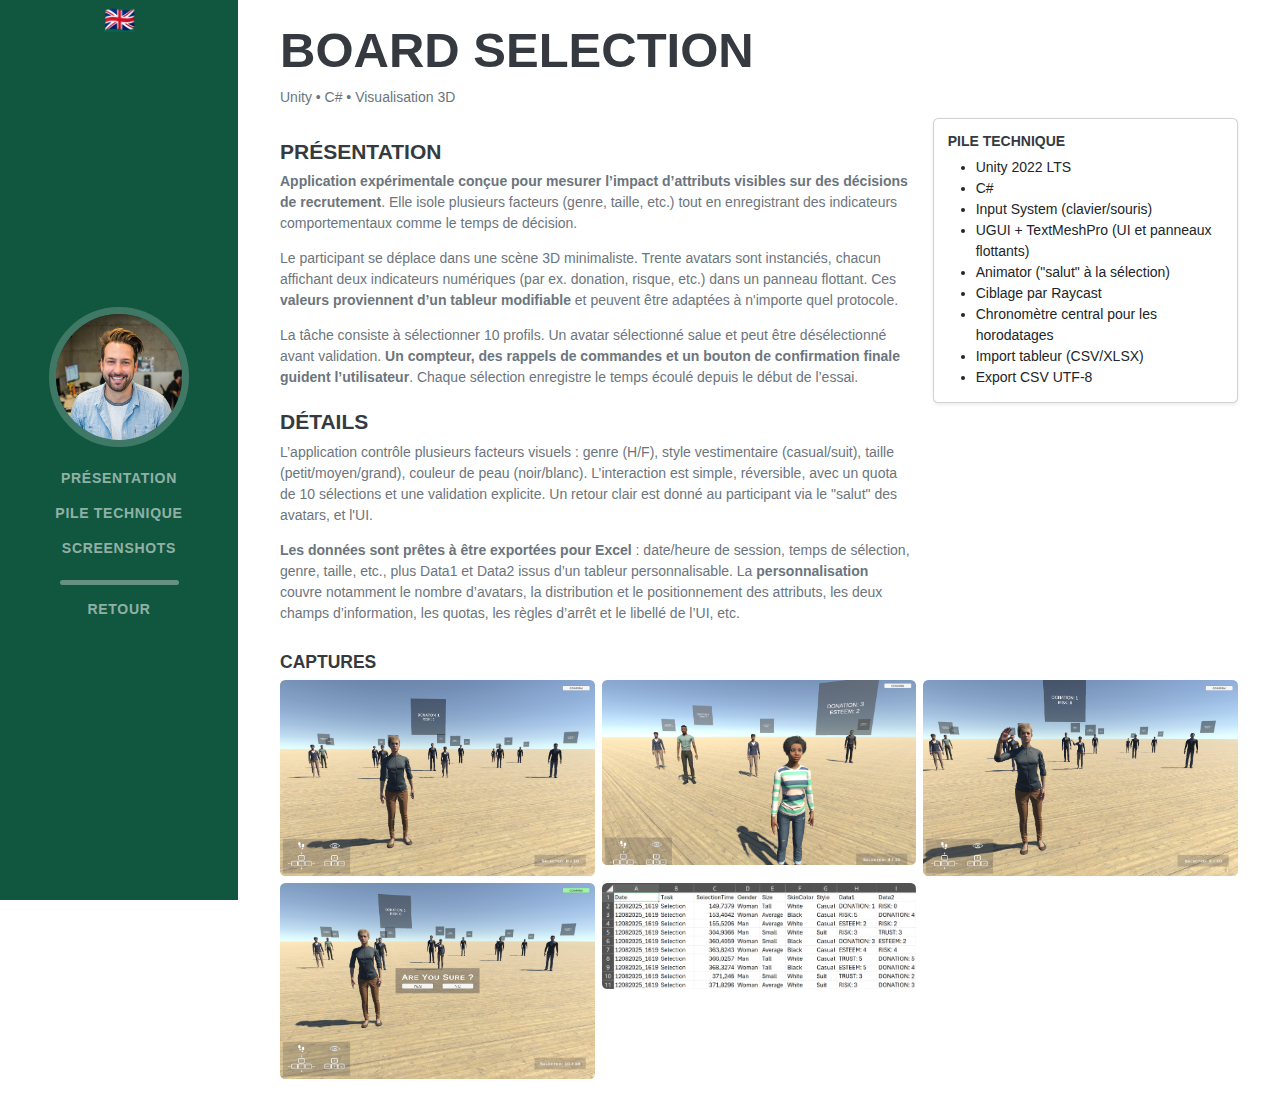
<file: fr/projects/board_selection/index.html>
<!doctype html>
<html lang="fr">


<head>
<meta charset="utf-8"><meta name="viewport" content="width=device-width,initial-scale=1">
<title>Board Selection — projet Unity/AR</title>
<meta name="description" content="Board Selection : visualisations pour la sélection de membres de conseil. Présentation, pile technique, captures.">
<link rel="canonical" href="https://ivanajdu.github.io/fr/projects/board_selection/">
<link rel="alternate" hreflang="en" href="https://ivanajdu.github.io/projects/board_selection/">
<link rel="alternate" hreflang="fr-FR" href="https://ivanajdu.github.io/fr/projects/board_selection/">
<link rel="alternate" hreflang="x-default" href="https://ivanajdu.github.io/projects/board_selection/">
<link rel="icon" href="/favicon.ico">
<link href="https://cdn.jsdelivr.net/npm/bootstrap@5.3.3/dist/css/bootstrap.min.css" rel="stylesheet">
<link href="/css/styles.css" rel="stylesheet">

<meta property="og:type" content="website">
<meta property="og:title" content="Board Selection — projet Unity">
<meta property="og:description" content="Application expérimentale mesurant l'impact d'attributs visibles sur des décisions de recrutement simulées.">
<meta property="og:url" content="https://ivanajdu.github.io/fr/projects/board_selection/">
<meta property="og:image" content="https://ivanajdu.github.io/assets/img/projects/board_selection/1.png">
<meta name="twitter:card" content="summary_large_image">
<meta property="og:locale" content="fr_FR">
<meta property="og:site_name" content="Ivan Ajdukovic">

<script type="application/ld+json">
{
  "@context":"https://schema.org",
  "@graph":[
    {
      "@type":"SoftwareApplication",
      "name":"Board Selection",
      "url":"https://ivanajdu.github.io/fr/projects/board_selection/",
      "inLanguage":"fr",
      "applicationCategory":"EducationalApplication",
      "operatingSystem":"Any",
      "author":{"@type":"Person","name":"Ivan Ajdukovic","url":"https://ivanajdu.github.io/"},
      "image":"https://ivanajdu.github.io/assets/img/projects/board_selection/1.png",
      "description":"Application expérimentale mesurant l'impact d'attributs visibles sur des décisions de recrutement simulées."
    },
    {
      "@type":"BreadcrumbList",
      "itemListElement":[
        {"@type":"ListItem","position":1,"name":"Portfolio","item":"https://ivanajdu.github.io/fr/#portfolio"},
        {"@type":"ListItem","position":2,"name":"Board Selection","item":"https://ivanajdu.github.io/fr/projects/board_selection/"}
      ]
    }
  ]
}
</script>
</head>



<body id="page-top" class="project-page">
<nav class="navbar navbar-expand-lg navbar-dark bg-primary fixed-top" id="sideNav">
  <div class="lang-switch"><a href="/projects/board_selection/" lang="en" title="English">🇬🇧</a></div>
  <div class="navbar-brand">
    <span class="d-none d-lg-block"><img class="img-fluid img-profile rounded-circle mx-auto mb-2" src="/assets/img/profile.jpg" alt=""></span>
    <span class="d-block d-lg-none">Ivan Ajdukovic</span>
  </div>
  <button class="navbar-toggler" type="button" data-bs-toggle="collapse" data-bs-target="#navbarResponsive"><span class="navbar-toggler-icon"></span></button>
  <div class="collapse navbar-collapse" id="navbarResponsive">
    <ul class="navbar-nav">
      <li class="nav-item"><a class="nav-link js-scroll-trigger" href="#overview">Présentation</a></li>
      <li class="nav-item"><a class="nav-link js-scroll-trigger" href="#tech">Pile technique</a></li>
      <li class="nav-item"><a class="nav-link js-scroll-trigger" href="#screens">Screenshots</a></li>
      <li class="nav-item nav-sep"><a class="nav-link" href="/fr/#portfolio">RETOUR</a></li>
    </ul>
  </div>
</nav>

<div class="container-fluid p-0">
  <section class="resume-section" id="overview">
    <div class="resume-section-content">
      <h2 class="mb-2">Board Selection</h2>
      <p class="text-muted section-lead">Unity • C# • Visualisation 3D</p>
      <div class="row g-4 align-items-start">
        <div class="col-12 col-lg-8">
          <br>
          <h4 class="mb-2">Présentation</h4>
          <p>
            <strong>Application expérimentale conçue pour mesurer l’impact d’attributs visibles sur des décisions de recrutement</strong>.
            Elle isole plusieurs facteurs (genre, taille, etc.) tout en enregistrant des indicateurs comportementaux comme le temps de décision.
          </p>
          <p>
            Le participant se déplace dans une scène 3D minimaliste.
            Trente avatars sont instanciés, chacun affichant deux indicateurs numériques (par ex. donation, risque, etc.) dans un panneau flottant.
            Ces <strong>valeurs proviennent d’un tableur modifiable</strong> et peuvent être adaptées à n'importe quel protocole.
          </p>
          <p>
            La tâche consiste à sélectionner 10 profils. Un avatar sélectionné salue et peut être désélectionné avant validation.
            <strong>Un compteur, des rappels de commandes et un bouton de confirmation finale guident l’utilisateur</strong>.
            Chaque sélection enregistre le temps écoulé depuis le début de l’essai.
          </p>

          <h4 id="details" class="mt-4 mb-2">Détails</h4>
          <p>
            L’application contrôle plusieurs facteurs visuels : genre (H/F), style vestimentaire (casual/suit), taille (petit/moyen/grand), couleur de peau (noir/blanc).
            L’interaction est simple, réversible, avec un quota de 10 sélections et une validation explicite. Un retour clair est donné au participant via le "salut" des avatars, et l'UI.
          </p>
          <p>
            <strong>Les données sont prêtes à être exportées pour Excel</strong> : date/heure de session, temps de sélection, genre, taille, etc., plus Data1 et Data2 issus d’un tableur personnalisable.
            La <strong>personnalisation</strong> couvre notamment le nombre d’avatars, la distribution et le positionnement des attributs, les deux champs d’information, les quotas, les règles d’arrêt et le libellé de l’UI, etc.
          </p>
        </div>

        <aside class="col-12 col-lg-4">
          <div id="tech" class="card shadow-sm">
            <div class="card-body py-3">
              <h3 class="h6 mb-2">Pile technique</h3>
              <ul class="mb-0">
                <li>Unity 2022 LTS</li>
                <li>C#</li>
                <li>Input System (clavier/souris)</li>
                <li>UGUI + TextMeshPro (UI et panneaux flottants)</li>
                <li>Animator ("salut" à la sélection)</li>
                <li>Ciblage par Raycast</li>
                <li>Chronomètre central pour les horodatages</li>
                <li>Import tableur (CSV/XLSX)</li>
                <li>Export CSV UTF-8</li>
              </ul>
            </div>
          </div>
        </aside>
      </div>

      <h2 class="h5 screens-heading">Captures</h2>
      <div class="row g-2 gallery-grid" id="screens">
        <div class="col-6 col-md-4">
          <img class="img-fluid rounded gallery-thumb"
               src="/assets/img/projects/board_selection/1.png"
               alt="Capture 1" loading="lazy" width="1200" height="675"
               data-gallery-index="0">
        </div>
        <div class="col-6 col-md-4">
          <img class="img-fluid rounded gallery-thumb"
               src="/assets/img/projects/board_selection/2.png"
               alt="Capture 2" loading="lazy" width="1200" height="675"
               data-gallery-index="1">
        </div>
        <div class="col-6 col-md-4">
          <img class="img-fluid rounded gallery-thumb"
               src="/assets/img/projects/board_selection/3.png"
               alt="Capture 3" loading="lazy" width="1200" height="675"
               data-gallery-index="2">
        </div>
        <div class="col-6 col-md-4">
          <img class="img-fluid rounded gallery-thumb"
               src="/assets/img/projects/board_selection/4.png"
               alt="Capture 4" loading="lazy" width="1200" height="675"
               data-gallery-index="3">
        </div>
        <div class="col-6 col-md-4">
          <img class="img-fluid rounded gallery-thumb"
               src="/assets/img/projects/board_selection/5.png"
               alt="Capture 5" loading="lazy" width="1200" height="675"
               data-gallery-index="4">
        </div>
      </div>
    </div>
  </section>
</div>

<div class="modal fade" id="galleryModal" tabindex="-1" aria-hidden="true">
  <div class="modal-dialog modal-dialog-centered modal-xl">
    <div class="modal-content bg-dark">
      <div id="galleryCarousel" class="carousel slide" data-bs-interval="false">
        <div class="carousel-inner">
          <div class="carousel-item active"><img src="https://ivanajdu.github.io/assets/img/projects/board_selection/1.png" class="d-block w-100" alt=""></div>
          <div class="carousel-item"><img src="https://ivanajdu.github.io/assets/img/projects/board_selection/2.png" class="d-block w-100" alt=""></div>
          <div class="carousel-item"><img src="https://ivanajdu.github.io/assets/img/projects/board_selection/3.png" class="d-block w-100" alt=""></div>
          <div class="carousel-item"><img src="https://ivanajdu.github.io/assets/img/projects/board_selection/4.png" class="d-block w-100" alt=""></div>
          <div class="carousel-item"><img src="https://ivanajdu.github.io/assets/img/projects/board_selection/5.png" class="d-block w-100" alt=""></div>
        </div>
        <button class="carousel-control-prev" type="button" data-bs-target="#galleryCarousel" data-bs-slide="prev">
          <span class="carousel-control-prev-icon" aria-hidden="true"></span><span class="visually-hidden">Précédent</span>
        </button>
        <button class="carousel-control-next" type="button" data-bs-target="#galleryCarousel" data-bs-slide="next">
          <span class="carousel-control-next-icon" aria-hidden="true"></span><span class="visually-hidden">Suivant</span>
        </button>
      </div>
    </div>
  </div>
</div>

<script src="https://cdn.jsdelivr.net/npm/bootstrap@5.3.3/dist/js/bootstrap.bundle.min.js" defer></script>
<script defer>
document.addEventListener('DOMContentLoaded', function(){
  const modalEl = document.getElementById('galleryModal');
  const carouselEl = document.getElementById('galleryCarousel');
  const carousel = new bootstrap.Carousel(carouselEl, { interval: false, ride: false });
  document.querySelectorAll('.gallery-thumb').forEach(function(img){
    img.addEventListener('click', function(){
      carousel.to(parseInt(img.dataset.galleryIndex,10));
      new bootstrap.Modal(modalEl).show();
    });
  });
});
</script>
</body>
</html>
</file>
